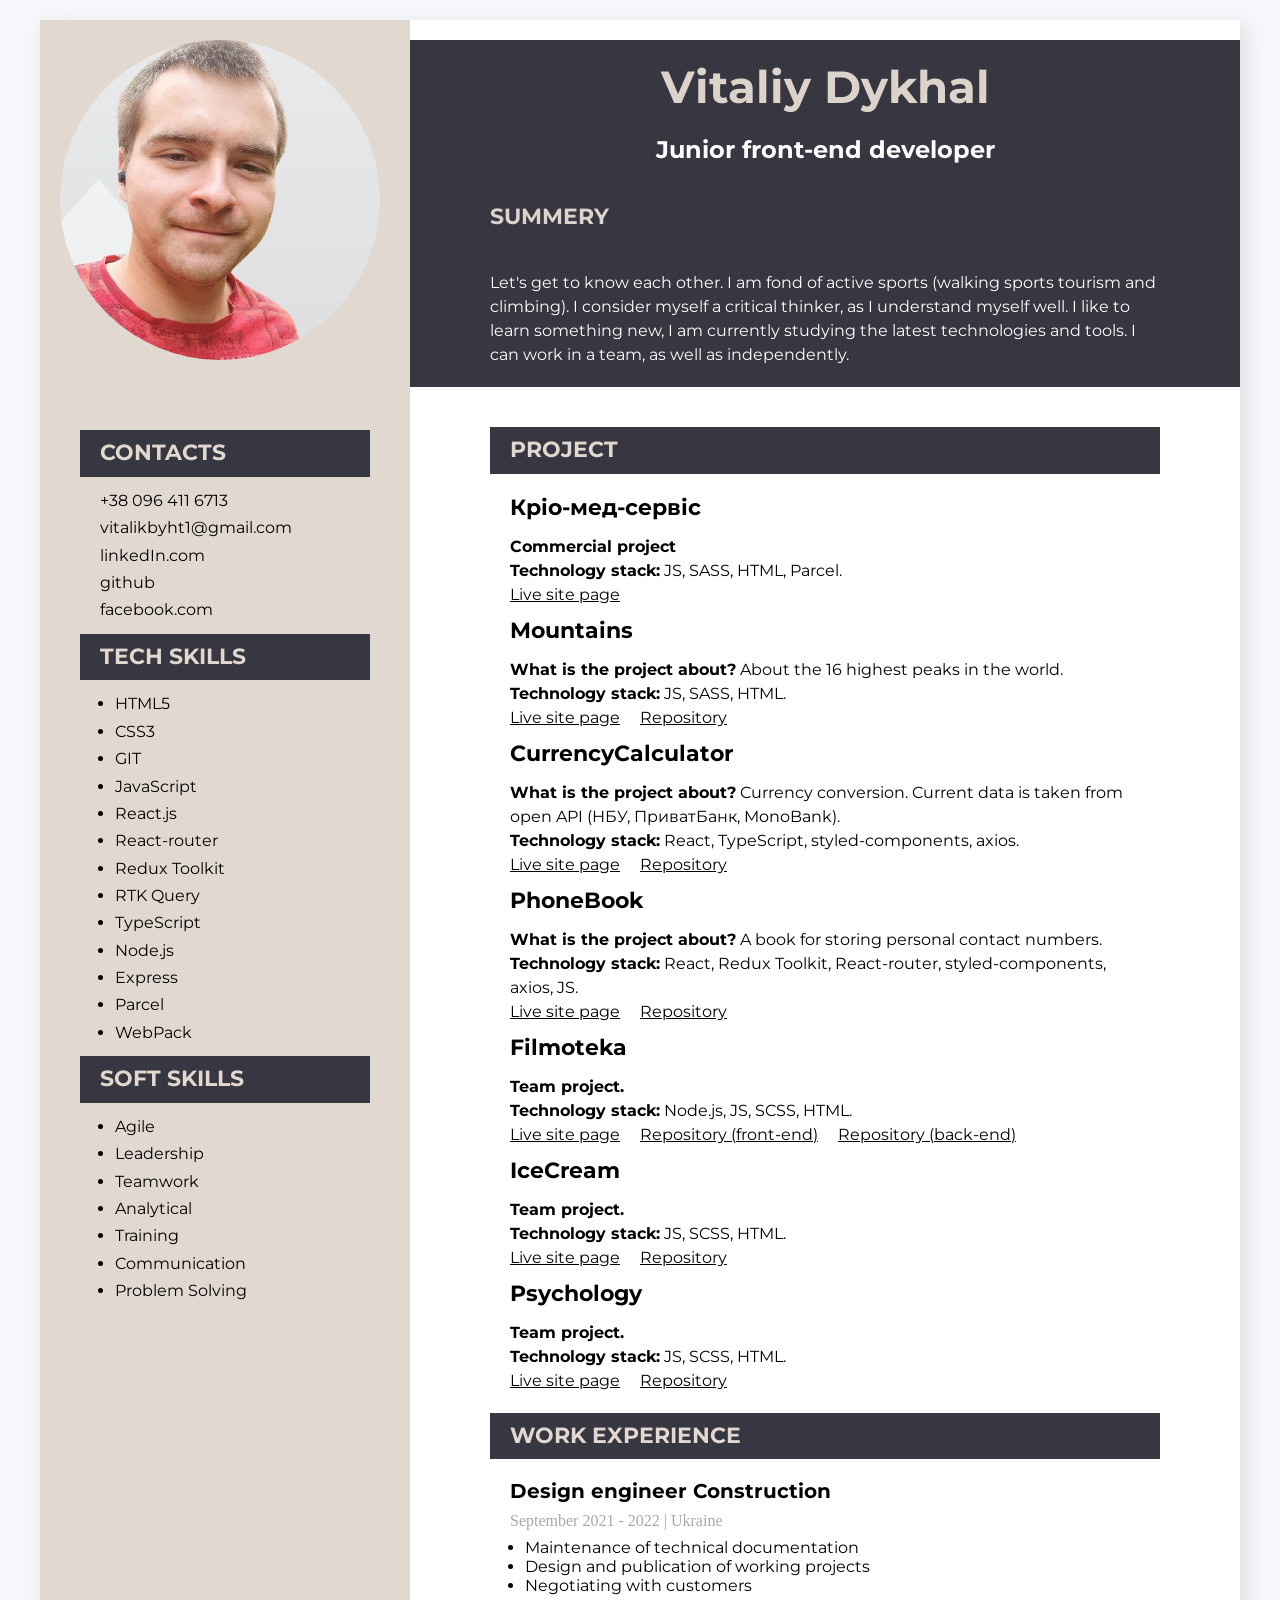
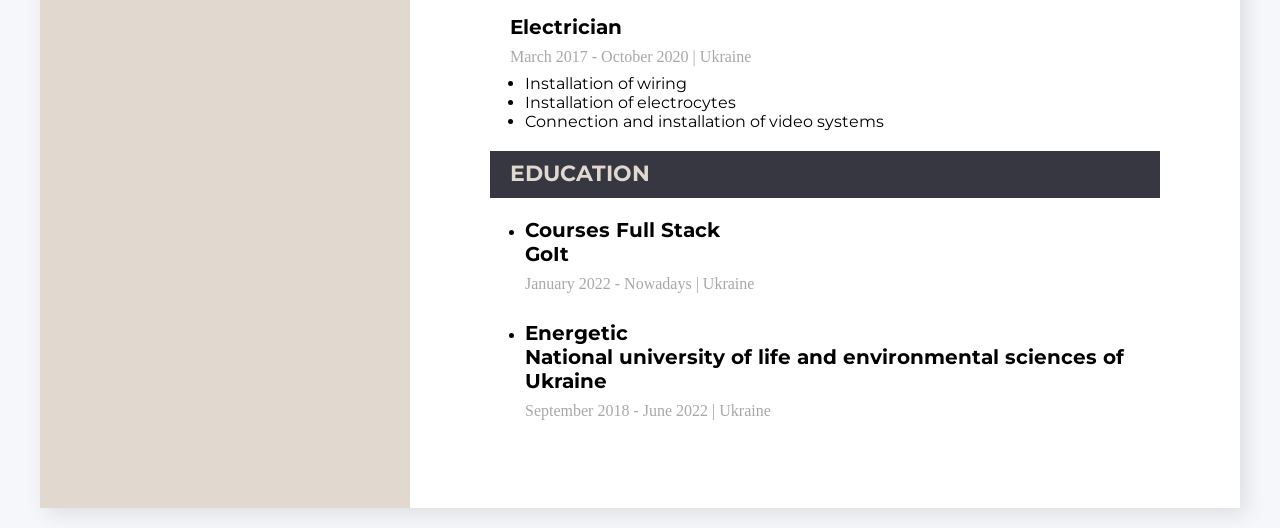
<file: index.html>
<!DOCTYPE html>
<html lang="en">
  <head>
    <meta charset="UTF-8" />
    <meta http-equiv="X-UA-Compatible" content="IE=edge" />
    <meta name="viewport" content="width=device-width, initial-scale=1.0" />
    <title>Dykhal Vitalii</title>
    <link
      href="https://fonts.googleapis.com/css2?family=Montserrat:wght@400;700&display=swap"
      rel="stylesheet"
    />
    <link rel="stylesheet" href="./style/styled.css" />
  </head>
  <body>
    <div class="wrapper">
      <main class="main-box">
        <section class="summary">
          <p class="my-name">Vitaliy Dykhal</p>
          <h1 class="title">Junior front-end developer</h1>
          <h2 class="title-two">Summery</h2>

          <p class="summery__text">
            Let's get to know each other. I am fond of active sports (walking sports tourism and
            climbing). I consider myself a critical thinker, as I understand myself well. I like to
            learn something new, I am currently studying the latest technologies and tools. I can
            work in a team, as well as independently.
          </p>
          <!-- <p class="summery__text">
            Давайте познайомимося. Я захоплююся активними видами спорту (пішохідний спортивний
            туризм і скалолазіння). Вважаю себе критичним мислителем, так як добре себе розумію.
            Люблю вивчати щось нове, На сучасному етапі вивчаю новітні технології та інструменти.
            Вмію працювати в команді, а також самостійно.
          </p> -->
          <!-- <p class="summery__text">
            Let me introduce myself 😜. I'm fond of
            active sports like sport tourism and rock climbing. I'm good at self-education and I'm a
            critical thinker. I like to learn something new, and also I'm tend to learn new
            technologies and tools. You can rely on me, when we work in a team, or I can play solo
            💪. And I'm sure, that you need me in your company ✅
          </p> -->
        </section>

        <div class="main-content">
          <section class="project">
            <h2 class="title-project">Project</h2>

            <ul class="project-list">
              <li class="project-list__elements">
                <h3 class="project__name">Кріо-мед-сервіс</h3>
                <p class="project__text">
                  <span class="project__text--strong">Commercial project</span>
                </p>
                <p class="project__text">
                  <span class="project__text--strong">Technology stack:</span> JS, SASS, HTML,
                  Parcel.
                </p>

                <div class="link-box">
                  <a class="project__link" target="_blank" href="https://www.kriomedservice.com"
                    >Live site page</a
                  >
                </div>
              </li>
              <li class="project-list__elements">
                <h3 class="project__name">Mountains</h3>
                <p class="project__text">
                  <span class="project__text--strong">What is the project about?</span> About the 16
                  highest peaks in the world.
                </p>
                <p class="project__text">
                  <span class="project__text--strong">Technology stack:</span> JS, SASS, HTML.
                </p>

                <div class="link-box">
                  <a
                    class="project__link"
                    target="_blank"
                    href="https://byht1.github.io/mountains/"
                  >
                    Live site page</a
                  >
                  <a class="project__link" target="_blank" href="https://byht1.github.io/mountains/"
                    >Repository</a
                  >
                </div>
              </li>
              <li class="project-list__elements">
                <h3 class="project__name">CurrencyCalculator</h3>
                <p class="project__text">
                  <span class="project__text--strong">What is the project about?</span> Currency
                  conversion. Current data is taken from open API (НБУ, ПриватБанк, MonoBank).
                </p>
                <p class="project__text">
                  <span class="project__text--strong">Technology stack:</span> React, TypeScript,
                  styled-components, axios.
                </p>
                <div class="link-box">
                  <a
                    class="project__link"
                    target="_blank"
                    href="https://byht1.github.io/typeScript-test/"
                  >
                    Live site page</a
                  >
                  <a
                    class="project__link"
                    target="_blank"
                    href="https://github.com/byht1/typeScript-test"
                    >Repository</a
                  >
                </div>
              </li>
              <li class="project-list__elements">
                <h3 class="project__name">PhoneBook</h3>
                <p class="project__text">
                  <span class="project__text--strong">What is the project about?</span> A book for
                  storing personal contact numbers.
                </p>
                <p class="project__text">
                  <span class="project__text--strong">Technology stack:</span> React, Redux Toolkit,
                  React-router, styled-components, axios, JS.
                </p>
                <div class="link-box">
                  <a
                    class="project__link"
                    target="_blank"
                    href="https://byht1.github.io/goit-react-hw-08-phonebook/"
                  >
                    Live site page</a
                  >
                  <a
                    class="project__link"
                    target="_blank"
                    href="https://byht1.github.io/goit-react-hw-08-phonebook/"
                    >Repository</a
                  >
                </div>
              </li>
              <li class="project-list__elements">
                <h3 class="project__name">Filmoteka</h3>
                <p class="project__text">
                  <span class="project__text--strong">Team project.</span>
                </p>
                <p class="project__text">
                  <span class="project__text--strong">Technology stack:</span> Node.js, JS, SCSS,
                  HTML.
                </p>
                <div class="link-box">
                  <a
                    class="project__link"
                    target="_blank"
                    href="https://byht1.github.io/filmoteka-team-project/"
                  >
                    Live site page</a
                  >
                  <a
                    class="project__link"
                    target="_blank"
                    href="https://github.com/byht1/filmoteka-team-project"
                    >Repository (front-end)</a
                  >
                  <a
                    class="project__link"
                    target="_blank"
                    href="https://github.com/byht1/filmoteka-server"
                    >Repository (back-end)</a
                  >
                </div>
              </li>
              <li class="project-list__elements">
                <h3 class="project__name">IceCream</h3>
                <p class="project__text">
                  <span class="project__text--strong">Team project.</span>
                </p>
                <p class="project__text">
                  <span class="project__text--strong">Technology stack:</span> JS, SCSS, HTML.
                </p>
                <div class="link-box">
                  <a
                    class="project__link"
                    target="_blank"
                    href="https://byht1.github.io/team-project/"
                  >
                    Live site page</a
                  >
                  <a
                    class="project__link"
                    target="_blank"
                    href="https://byht1.github.io/team-project/"
                    >Repository</a
                  >
                </div>
              </li>
              <li class="project-list__elements">
                <h3 class="project__name">Psychology</h3>
                <p class="project__text">
                  <span class="project__text--strong">Team project.</span>
                </p>
                <p class="project__text">
                  <span class="project__text--strong">Technology stack:</span> JS, SCSS, HTML.
                </p>
                <div class="link-box">
                  <a
                    class="project__link"
                    target="_blank"
                    href="https://vladaboiko.github.io/Psychology/"
                  >
                    Live site page</a
                  >
                  <a
                    class="project__link"
                    target="_blank"
                    href="https://github.com/VladaBoiko/Psychology"
                    >Repository</a
                  >
                </div>
              </li>
            </ul>
          </section>

          <section class="works">
            <h2 class="title-project">Work experience</h2>

            <ul class="works-list">
              <li class="works-list__elements">
                <h3 class="work__name">Design engineer Construction</h3>
                <p class="period-works">September 2021 - 2022 | Ukraine</p>
                <ul class="duties-list">
                  <li class="duties-list__elements">
                    <p class="duties-list__text">Maintenance of technical documentation</p>
                  </li>
                  <li class="duties-list__elements">
                    <p class="duties-list__text">Design and publication of working projects</p>
                  </li>
                  <li class="duties-list__elements">
                    <p class="duties-list__text">Negotiating with customers</p>
                  </li>
                </ul>
              </li>
              <li class="works-list__elements">
                <h3 class="work__name">Electrician</h3>
                <p class="period-works">March 2017 - October 2020 | Ukraine</p>
                <ul class="duties-list">
                  <li class="duties-list__elements">
                    <p class="duties-list__text">Installation of wiring</p>
                  </li>
                  <li class="duties-list__elements">
                    <p class="duties-list__text">Installation of electrocytes</p>
                  </li>
                  <li class="duties-list__elements">
                    <p class="duties-list__text">Connection and installation of video systems</p>
                  </li>
                </ul>
              </li>
            </ul>
          </section>

          <section>
            <h2 class="title-project">Education</h2>

            <ul class="education-list">
              <li class="works-list__elements">
                <h3 class="work__name">
                  Courses Full Stack <br />
                  GoIt
                </h3>
                <p class="period-works">January 2022 - Nowadays | Ukraine</p>
              </li>
              <li class="works-list__elements">
                <h3 class="work__name">
                  Energetic <br />
                  National university of life and environmental sciences of Ukraine
                </h3>
                <p class="period-works">September 2018 - June 2022 | Ukraine</p>
              </li>
            </ul>
          </section>
        </div>
      </main>
      <aside class="aside-bar">
        <div class="photo-box">
          <img
            class="photo"
            src="./img/photo_2022-07-21_23-27-05-removebg-preview.jpg"
            alt="my photo"
          />
        </div>
        <div class="aside-box">
          <div class="contacts-box">
            <h2 class="aside-title">Contacts</h2>

            <ul class="contacts-list">
              <li class="contact-list__elements">
                <a class="contact-list__link" target="_blank" href="tel:+380964116713"
                  >+38 096 411 6713</a
                >
              </li>
              <li class="contact-list__elements">
                <a class="contact-list__link" target="_blank" href="mailto:vitalikbyht1@gmail.com"
                  >vitalikbyht1@gmail.com</a
                >
              </li>
              <li class="contact-list__elements">
                <a
                  class="contact-list__link"
                  target="_blank"
                  href="https://www.linkedin.com/in/vitalii-dykhal-45610a246/"
                  >linkedIn.com</a
                >
              </li>
              <li class="contact-list__elements">
                <a class="contact-list__link" target="_blank" href="https://github.com/byht1"
                  >github</a
                >
              </li>
              <li class="contact-list__elements">
                <a
                  class="contact-list__link"
                  target="_blank"
                  href="https://www.facebook.com/profile.php?id=100006428414381"
                  >facebook.com</a
                >
              </li>
            </ul>
          </div>

          <div class="tech-skills">
            <h2 class="aside-title">Tech Skills</h2>

            <ul class="tech-skills-list">
              <li class="tech-skills-list__elements">
                <p class="tech-skills-list__text">HTML5</p>
              </li>
              <li class="tech-skills-list__elements">
                <p class="tech-skills-list__text">CSS3</p>
              </li>
              <li class="tech-skills-list__elements">
                <p class="tech-skills-list__text">GIT</p>
              </li>
              <li class="tech-skills-list__elements">
                <p class="tech-skills-list__text">JavaScript</p>
              </li>
              <li class="tech-skills-list__elements">
                <p class="tech-skills-list__text">React.js</p>
              </li>
              <li class="tech-skills-list__elements">
                <p class="tech-skills-list__text">React-router</p>
              </li>
              <li class="tech-skills-list__elements">
                <p class="tech-skills-list__text">Redux Toolkit</p>
              </li>
              <li class="tech-skills-list__elements">
                <p class="tech-skills-list__text">RTK Query</p>
              </li>
              <li class="tech-skills-list__elements">
                <p class="tech-skills-list__text">TypeScript</p>
              </li>
              <li class="tech-skills-list__elements">
                <p class="tech-skills-list__text">Node.js</p>
              </li>
              <li class="tech-skills-list__elements">
                <p class="tech-skills-list__text">Express</p>
              </li>
              <li class="tech-skills-list__elements">
                <p class="tech-skills-list__text">Parcel</p>
              </li>
              <li class="tech-skills-list__elements">
                <p class="tech-skills-list__text">WebPack</p>
              </li>
            </ul>
          </div>

          <div class="soft-skills">
            <h2 class="aside-title">Soft Skills</h2>

            <ul class="soft-skills-list">
              <li class="soft-skills-list__elements">
                <p class="soft-skills-list__text">Agile</p>
              </li>
              <li class="soft-skills-list__elements">
                <p class="soft-skills-list__text">Leadership</p>
              </li>
              <li class="soft-skills-list__elements">
                <p class="soft-skills-list__text">Teamwork</p>
              </li>
              <li class="soft-skills-list__elements">
                <p class="soft-skills-list__text">Analytical</p>
              </li>
              <li class="soft-skills-list__elements">
                <p class="soft-skills-list__text">Training</p>
              </li>
              <li class="soft-skills-list__elements">
                <p class="soft-skills-list__text">Communication</p>
              </li>
              <li class="soft-skills-list__elements">
                <p class="soft-skills-list__text">Problem Solving</p>
              </li>
            </ul>
          </div>
        </div>
      </aside>
    </div>
  </body>
</html>
</file>
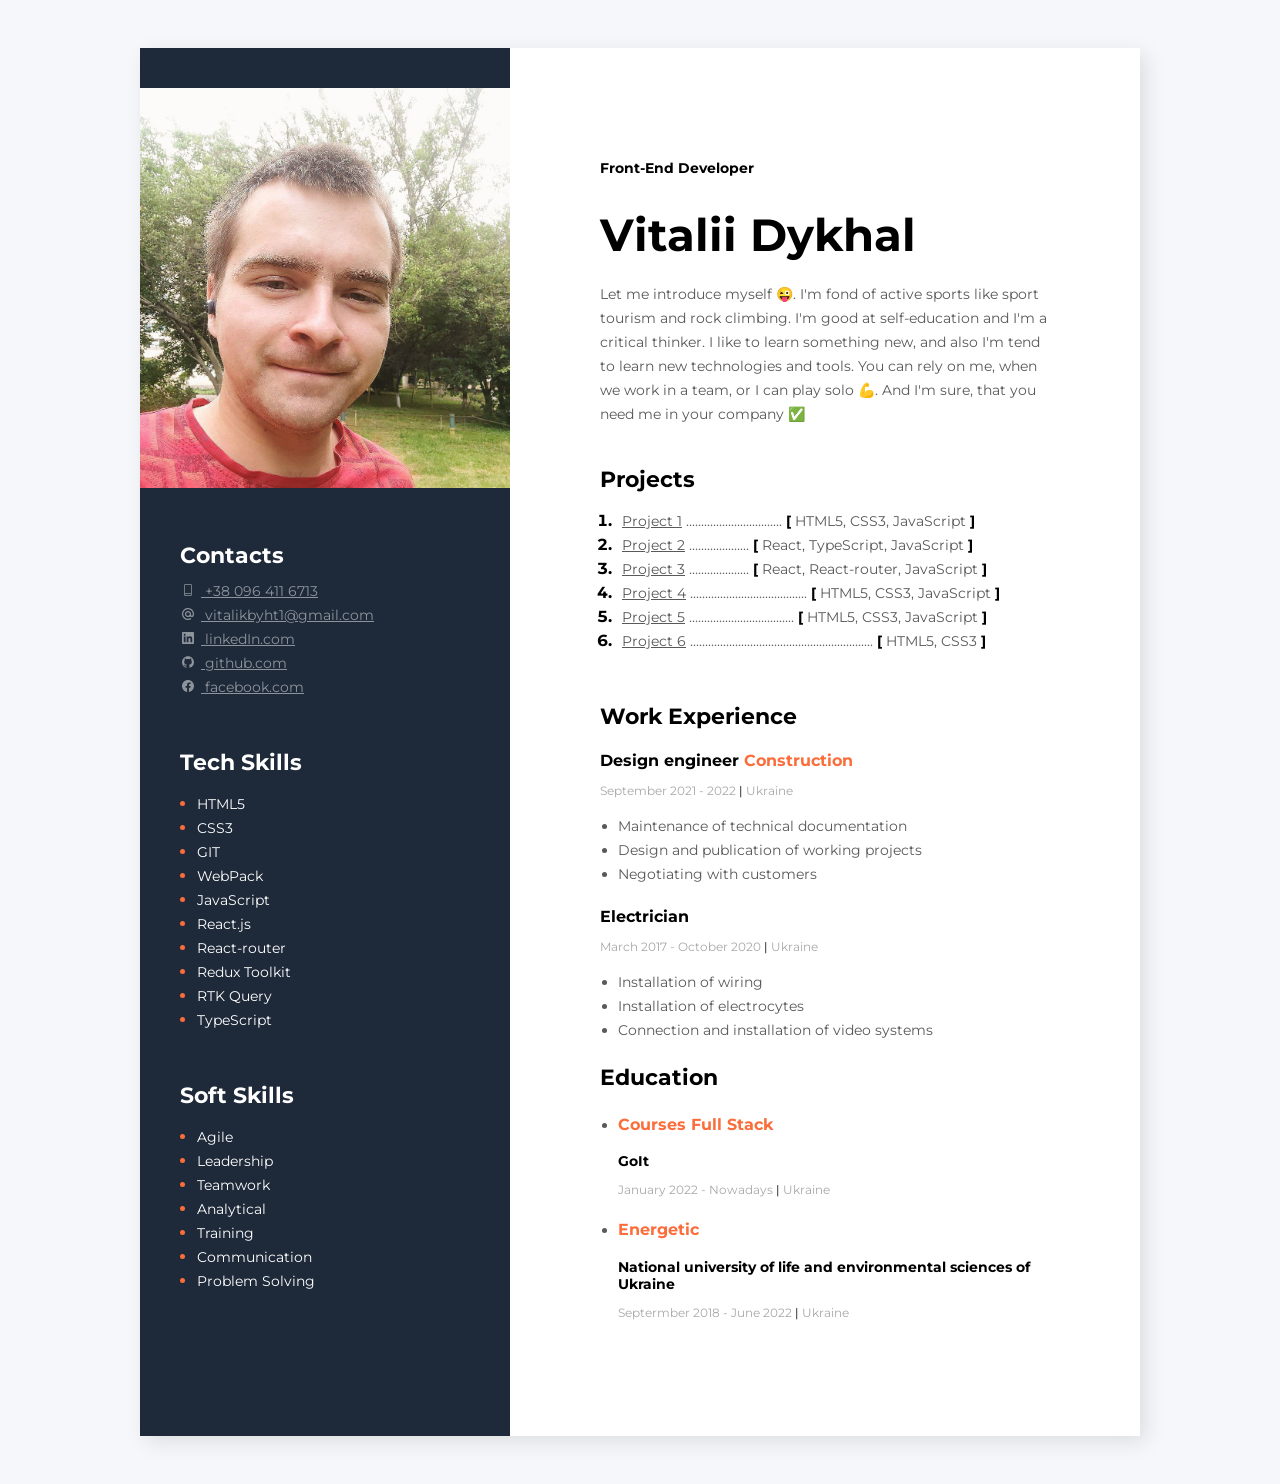
<file: old/index.html>
<!DOCTYPE html>
<html lang="en">
  <head>
    <meta charset="UTF-8" />
    <meta http-equiv="X-UA-Compatible" content="IE=edge" />
    <meta name="viewport" content="width=device-width, initial-scale=1.0" />
    <title>Dykhal Vitalii</title>
    <link rel="preconnect" href="https://fonts.googleapis.com" />
    <link rel="preconnect" href="https://fonts.gstatic.com" crossorigin />
    <link
      href="https://fonts.googleapis.com/css2?family=Montserrat:wght@400;700&display=swap"
      rel="stylesheet"
    />

    <link rel="stylesheet" href="css/styles.css" />
  </head>
  <body>
    <div class="hidden">
      <main class="main_content">
        <div class="main_content_section">
          <div class="about_me">
            <h2 class="tim">Front-End Developer</h2>
            <h1 class="name">Vitalii Dykhal</h1>

            <p class="description">
              Let me introduce myself 😜. I'm fond of active sports like sport tourism and rock
              climbing. I'm good at self-education and I'm a critical thinker. I like to learn
              something new, and also I'm tend to learn new technologies and tools. You can rely on
              me, when we work in a team, or I can play solo 💪. And I'm sure, that you need me in
              your company ✅
            </p>
          </div>

          <!--2 контейнер-->
          <div class="my_projects">
            <h3 class="Projects">Projects</h3>
            <ol class="my_projects_list">
              <li class="my_projects_item">
                <span class="my_projects_text">
                  <a href="https://byht1.github.io/mountains/" class="my_project_link">
                    Project 1</a
                  >
                  ................................
                  <span class="my_project_bracket">[</span> HTML5, CSS3, JavaScript
                  <span class="my_project_bracket">]</span>
                </span>
              </li>
              <li class="my_projects_item">
                <span class="my_projects_text">
                  <a href="https://byht1.github.io/typeScript-test/" class="my_project_link">
                    Project 2</a
                  >
                  ....................
                  <span class="my_project_bracket">[</span> React, TypeScript, JavaScript
                  <span class="my_project_bracket">]</span>
                </span>
              </li>
              <li class="my_projects_item">
                <span class="my_projects_text">
                  <a
                    href="https://byht1.github.io/goit-react-hw-05-movies/"
                    class="my_project_link"
                  >
                    Project 3</a
                  >
                  ....................
                  <span class="my_project_bracket">[</span> React, React-router, JavaScript
                  <span class="my_project_bracket">]</span>
                </span>
              </li>
              <li class="my_projects_item">
                <span class="my_projects_text">
                  <a href="https://vladaboiko.github.io/Psychology/" class="my_project_link">
                    Project 4</a
                  >
                  .......................................
                  <span class="my_project_bracket">[</span> HTML5, CSS3, JavaScript
                  <span class="my_project_bracket">]</span>
                </span>
              </li>
              <li class="my_projects_item">
                <span class="my_projects_text">
                  <a href="https://byht1.github.io/team-project/" class="my_project_link">
                    Project 5</a
                  >
                  ...................................
                  <span class="my_project_bracket">[</span> HTML5, CSS3, JavaScript
                  <span class="my_project_bracket">]</span>
                </span>
              </li>
              <li class="my_projects_item">
                <span class="my_projects_text">
                  <a href="https://byht1.github.io/goit-markup-hw-08/" class="my_project_link">
                    Project 6</a
                  >
                  .............................................................
                  <span class="my_project_bracket">[</span> HTML5, CSS3
                  <span class="my_project_bracket">]</span>
                </span>
              </li>
            </ol>
          </div>

          <!--3 контейнер-->
          <div class="my_work_experience">
            <h3 class="Projects">Work Experience</h3>

            <!--компанія 1-->
            <div class="my_work_experience_company_blok">
              <h4 class="my_work_experience_position">
                Design engineer <span class="my_work_experience_company">Construction</span>
              </h4>
              <p class="my_work_experience_time">
                September 2021 - 2022 <span class="my_project_b">|</span> Ukraine
              </p>
              <ul class="my_work_experience_duties">
                <li class="my_work_experience_dute">Maintenance of technical documentation</li>
                <li class="my_work_experience_dute">Design and publication of working projects</li>
                <li class="my_work_experience_dute">Negotiating with customers</li>
              </ul>
            </div>

            <!--компанія 2-->
            <div>
              <h4 class="my_work_experience_position">Electrician</h4>
              <p class="my_work_experience_time">
                March 2017 - October 2020 <span class="my_project_b">|</span> Ukraine
              </p>
              <ul class="my_work_experience_duties">
                <li class="my_work_experience_dute">Installation of wiring</li>
                <li class="my_work_experience_dute">Installation of electrocytes</li>
                <li class="my_work_experience_dute">
                  Connection and installation of video systems
                </li>
              </ul>
            </div>
          </div>

          <!--4 контейнер-->
          <div class="my_education">
            <h3 class="Projects">Education</h3>

            <ul class="my_work_experience_duties">
              <li class="my_work_experience_dute">
                <h4 class="my_education_position">Courses Full Stack</h4>
                <h4 class="Management">GoIt</h4>
                <p class="my_work_experience_time">
                  January 2022 - Nowadays <span class="my_project_b">|</span> Ukraine
                </p>
              </li>
              <li class="my_work_experience_dute">
                <h4 class="my_education_position">Energetic</h4>
                <h4 class="Management">
                  National university of life and environmental sciences of Ukraine
                </h4>
                <p class="my_work_experience_time">
                  Septermber 2018 - June 2022 <span class="my_project_b">|</span> Ukraine
                </p>
              </li>
            </ul>
          </div>
        </div>

        <!--Сайт бар-->
        <aside class="sibedar">
          <img class="photo" width="370px" src="img/photo_2022-07-21_23-27-05.jpg" alt="my photo" />

          <!--контакты-->
          <div class="contacts">
            <h3 class="zagolovok">Contacts</h3>
            <div>
              <a class="sulka" href="tel:+380964116713">
                <svg class="svg-icon" width="16" height="12">
                  <use href="./img/symbol-defs.svg#icon-smartphone"></use>
                </svg>
                +38 096 411 6713</a
              >
            </div>
            <div>
              <a class="sulka" href="mailto:vitalikbyht1@gmail.com">
                <svg class="svg-icon" width="16" height="12">
                  <use href="./img/symbol-defs.svg#icon-maildotru-1"></use>
                </svg>
                vitalikbyht1@gmail.com</a
              >
            </div>
            <div>
              <a class="sulka" href="https://www.linkedin.com/in/vitalii-dykhal-45610a246/">
                <svg class="svg-icon" width="16" height="12">
                  <use href="./img/symbol-defs.svg#icon-linkedin"></use>
                </svg>
                linkedIn.com</a
              >
            </div>
            <div>
              <a class="sulka" href="https://github.com/byht1">
                <svg class="svg-icon" width="16" height="12">
                  <use href="./img/symbol-defs.svg#icon-github-1"></use>
                </svg>
                github.com</a
              >
            </div>
            <div>
              <a class="sulka" href="https://www.facebook.com/profile.php?id=100006428414381">
                <svg class="svg-icon" width="16" height="12">
                  <use href="./img/symbol-defs.svg#icon-facebook-1"></use>
                </svg>
                facebook.com</a
              >
            </div>
          </div>

          <!--Tech Skills-->
          <div class="tech_skills">
            <h3 class="zagolovok">Tech Skills</h3>
            <ul class="tech_skills_list">
              <li class="HTML5"><span class="HTMLS_stils">HTML5</span></li>
              <li class="HTML5"><span class="HTMLS_stils">CSS3</span></li>
              <li class="HTML5"><span class="HTMLS_stils">GIT</span></li>
              <li class="HTML5"><span class="HTMLS_stils">WebPack</span></li>
              <li class="HTML5"><span class="HTMLS_stils">JavaScript</span></li>
              <li class="HTML5"><span class="HTMLS_stils">React.js</span></li>
              <li class="HTML5"><span class="HTMLS_stils">React-router</span></li>
              <li class="HTML5"><span class="HTMLS_stils">Redux Toolkit</span></li>
              <li class="HTML5"><span class="HTMLS_stils">RTK Query</span></li>
              <li class="HTML5"><span class="HTMLS_stils">TypeScript</span></li>
              <!-- <li class="HTML5"><span class="HTMLS_stils">Node.js</span></li> -->
            </ul>
          </div>

          <!--Soft Skills-->
          <div class="soft_skills">
            <h3 class="zagolovok">Soft Skills</h3>
            <ul class="soft_skills_list">
              <li class="scrum"><span class="scrum_stils">Agile</span></li>
              <li class="scrum"><span class="scrum_stils">Leadership</span></li>
              <li class="scrum"><span class="scrum_stils">Teamwork</span></li>
              <li class="scrum"><span class="scrum_stils">Analytical</span></li>
              <li class="scrum"><span class="scrum_stils">Training</span></li>
              <li class="scrum"><span class="scrum_stils">Communication</span></li>
              <li class="scrum"><span class="scrum_stils">Problem Solving</span></li>
            </ul>
          </div>
        </aside>
      </main>
    </div>
  </body>
</html>
</file>
<file: style/styled.css>
* {
  box-sizing: border-box;
  margin: 0;
  padding: 0;
}

body {
  padding: 20px;
  width: 100%;
  background-color: #f5f7fa;
  display: flex;
  justify-content: center;
  align-items: center;
}

html {
  scroll-behavior: smooth;
}

.none {
  display: none;
}

.hidden {
  overflow: hidden;
}

.is-open {
  opacity: 0;
}

a {
  text-decoration: none;
}

a:focus {
  outline: none;
}

ul {
  list-style-type: none;
}

img {
  display: block;
  width: 100%;
  height: auto;
}

svg {
  fill: currentColor;
}

button {
  display: inline-block;
  padding: 0;
  margin: 0;
  border: none;
  cursor: pointer;
}

section {
  margin: 0 auto;
}

.visually-hidden {
  position: absolute;
  width: 1px;
  height: 1px;
  margin: -1px;
  border: 0;
  padding: 0;
  clip: rect(0 0 0 0);
  overflow: hidden;
}

.container {
  width: 100%;
  padding: 0 20px;
  margin: 0 auto;
}

.wrapper {
  width: 1200px;
  display: flex;
  flex-direction: row-reverse;
  box-shadow: 6px 6px 20px rgba(0, 0, 0, 0.1);
}

.main-box {
  width: 830px;
  padding: 20px 0;
  background-color: #fff;
}

.summary {
  width: 100%;
  padding: 20px 80px;

  background-color: #373741;
  color: #dcd3ca;
}

.my-name {
  font-family: 'Montserrat';
  font-style: normal;
  font-weight: 700;
  font-size: 45px;
  line-height: 1.22;
  text-align: center;
}

.title {
  margin-top: 20px;

  font-family: 'Montserrat';
  font-style: normal;
  font-weight: 700;
  font-size: 24px;
  text-align: center;

  color: #fefefe;
}

.title-two {
  margin-top: 40px;

  font-family: 'Montserrat';
  font-style: normal;
  font-weight: 700;
  font-size: 22px;
  line-height: 1.22;
  text-transform: uppercase;
}

.summery__text {
  margin-top: 40px;

  font-family: 'Montserrat';
  font-style: normal;
  font-weight: 400;
  font-size: 16px;
  line-height: 1.5;
  color: #fefefe;
}

.main-content {
  padding: 40px 80px;
}

.project-list {
  padding: 20px;
  display: grid;
  gap: 10px;
}

.project__name {
  margin-bottom: 14px;
  font-family: 'Montserrat';
  font-style: normal;
  font-weight: 700;
  font-size: 22px;
}

.project__text,
.project__link {
  /* display: block; */
  font-family: 'Montserrat';

  font-style: normal;
  font-weight: 400;
  font-size: 16px;
  line-height: 1.5;
  color: #000;

  transition: color 250ms linear;
}

.project__link {
  text-decoration: underline;
}

.link-box {
  display: flex;
  gap: 20px;
}
.project__link:hover,
.project__link:focus {
  color: #ae6716;
  text-decoration: underline;
}

.project__text--strong {
  font-weight: 700;
}

.works-list,
.education-list {
  padding: 20px;
  display: grid;
  gap: 20px;
}

.education-list {
  list-style: disc;
  margin-left: 15px;
}

.work__name {
  font-family: 'Montserrat';
  font-style: normal;
  font-weight: bold;
  font-size: 20px;
  margin-bottom: 10px;
}

.period-works {
  font-style: normal;
  font-weight: normal;
  font-size: 16px;
  line-height: 15px;
  color: #a8a8a8;
  margin-bottom: 10px;
}

.duties-list {
  list-style: disc;
  margin-left: 15px;

  font-family: 'Montserrat';
  font-style: normal;
  font-weight: 400;
  font-size: 16px;
}

.aside-bar {
  width: 370px;
  background-color: #e1d8cf;
}

.aside-box {
  padding: 50px 40px;
}

.aside-title,
.title-project {
  padding: 10px 20px;

  font-family: 'Montserrat';
  font-style: normal;
  font-weight: 700;
  font-size: 22px;
  line-height: 1.22;
  text-transform: uppercase;

  background-color: #373741;
  color: #e1d8cf;
}

.contacts-list,
.tech-skills-list,
.soft-skills-list {
  padding: 10px 20px;

  font-family: 'Montserrat';
  font-style: normal;
  font-weight: 400;
  font-size: 16px;
  line-height: 1.71;

  color: #000;
}

.contact-list__link {
  color: #000;
}

.tech-skills-list,
.soft-skills-list {
  list-style: disc;
  margin-left: 15px;
}

.photo-box {
  padding: 20px;
}

.photo {
  width: 320px;
  height: 320px;
  object-fit: cover;
  border-radius: 50%;
}
</file>
<file: old/css/styles.css>
body {
  font-family: 'Montserrat', sans-serif;
  background-color: #f5f7fa;
}

.photo {
  width: 100%;
  height: 400px;
  object-fit: cover;
  object-position: top;
}

.main_content {
  display: flex;
  flex-direction: column-reverse;
  width: 100%;
  background-color: #fff;
  margin: 40px auto;
  box-shadow: 6px 6px 20px rgba(0, 0, 0, 0.1);
}

/* main_content_section */
.main_content_section {
  padding: 20px;
}

.about_me {
  margin-bottom: 40px;
}

.tim {
  font-style: normal;
  font-weight: bold;
  font-size: 14px;
  line-height: 17px;
  color: #000;
  margin-bottom: 20px;
}

.name {
  font-style: normal;
  font-weight: bold;
  font-size: 45px;
  line-height: 55px;
  margin-bottom: 20px;
  color: #000;
}

.description {
  width: 100%;
  font-family: Montserrat;
  font-style: normal;
  font-weight: normal;
  font-size: 14px;
  line-height: 24px;
  color: #595959;
}

/* Проекти */
.my_projects {
  margin-bottom: 50px;
}

.my_projects_list {
  padding: 0 0 0 17px;
}

.my_projects_item {
  color: #000;
  font-weight: bold;
}

.my_project_link {
  font-style: normal;
  font-weight: normal;
  font-size: 14px;
  line-height: 24px;
  color: #595959;
}

.my_projects_text {
  font-style: normal;
  font-weight: normal;
  font-size: 14px;
  line-height: 24px;
  color: #595959;
  margin-left: 5px;
}

.my_project_bracket {
  font-style: normal;
  font-weight: bold;
  font-size: 14px;
  line-height: 24px;
  color: #000;
}

.Projects {
  font-style: normal;
  font-weight: bold;
  font-size: 22px;
  line-height: 27px;
  color: #000;
  margin-bottom: 10px;
}

/* my_work_experience*/
.my_work_experience_company {
  color: #fb6d3a;
}

.my_work_experience {
}

.my_work_experience_position {
  font-style: normal;
  font-weight: bold;
  font-size: 16px;
  line-height: 20px;
  margin-bottom: 10px;
}

.my_work_experience_time {
  font-style: normal;
  font-weight: normal;
  font-size: 12px;
  line-height: 15px;
  color: #a8a8a8;
  margin-bottom: 10px;
}

.my_project_b {
  color: #000;
}

.my_work_experience_duties {
  padding: 0 0 0 18px;
}

.my_work_experience_dute {
  font-style: normal;
  font-weight: normal;
  font-size: 14px;
  line-height: 24px;
  color: #595959;
}

.my_work_experience_company_blok {
  margin: 0 15px 0 0;
}

/* Сайт бар */
.sibedar {
  background-color: #1e2939;
  width: 370px;
  padding: 40px 0px;
}

.contacts {
  margin: 50px 0 0 40px;
}

.tech_skills {
  margin: 50px 0 0 40px;
}

.zagolovok {
  font-style: normal;
  font-weight: bold;
  font-size: 22px;
  line-height: 27px;
  color: #fff;
  margin-bottom: 10px;
}

/* контакти */
.sulka {
  font-style: normal;
  font-weight: normal;
  font-size: 14px;
  line-height: 24px;
  color: #8e949c;
}

.bykva {
  font-style: normal;
  font-weight: bold;
  font-size: 14px;
  line-height: 24px;
  color: #fff;
  margin-right: 10px;
}

/* Tech Skills */
.tech_skills_list {
  padding: 0 0 0 17px;
}

.HTML5 {
  color: #fb6d3a;
}

.HTMLS_stils {
  font-style: normal;
  font-weight: normal;
  font-size: 14px;
  line-height: 24px;
  color: #fff;
}

/* Soft Skills */
.soft_skills {
  margin: 50px 0 0 40px;
}

.soft_skills_list {
  padding: 0 0 0 17px;
}

.scrum {
  color: #fb6d3a;
}

.scrum_stils {
  font-style: normal;
  font-weight: normal;
  font-size: 14px;
  line-height: 24px;
  color: #fff;
}

/* мої */
.company {
  margin-bottom: 45px;
}

.my_education_position {
  font-style: normal;
  font-weight: bold;
  font-size: 16px;
  line-height: 20px;
  color: #fb6d3a;
  margin-bottom: 10px;
}

.Management {
  font-family: Montserrat;
  font-style: normal;
  font-weight: bold;
  font-size: 14px;
  line-height: 17px;
  color: #000;
  margin-bottom: 10px;
}

.svg-icon {
  margin-right: 5px;
  fill: currentColor;
}

.hidden {
  overflow: hidden;
}

@media screen and (min-width: 768px) and (max-width: 1000px) {
  .sibedar {
    width: 350px;
  }

  .photo {
    width: 350px;
  }
}

@media screen and (min-width: 768px) {
  .main_content {
    display: flex;
    flex-direction: row-reverse;
    width: 768px;
    background-color: #fff;
    margin: 40px auto;
    box-shadow: 6px 6px 20px rgba(0, 0, 0, 0.1);
  }

  .main_content_section {
    padding: 20px;
  }

  .photo {
    width: 370px;
  }
}

@media screen and (min-width: 1000px) {
  .main_content {
    display: flex;
    flex-direction: row-reverse;
    width: 1000px;
    background-color: #fff;
    margin: 40px auto;
    box-shadow: 6px 6px 20px rgba(0, 0, 0, 0.1);
  }

  .main_content_section {
    padding: 100px 90px;
  }
}
</file>
